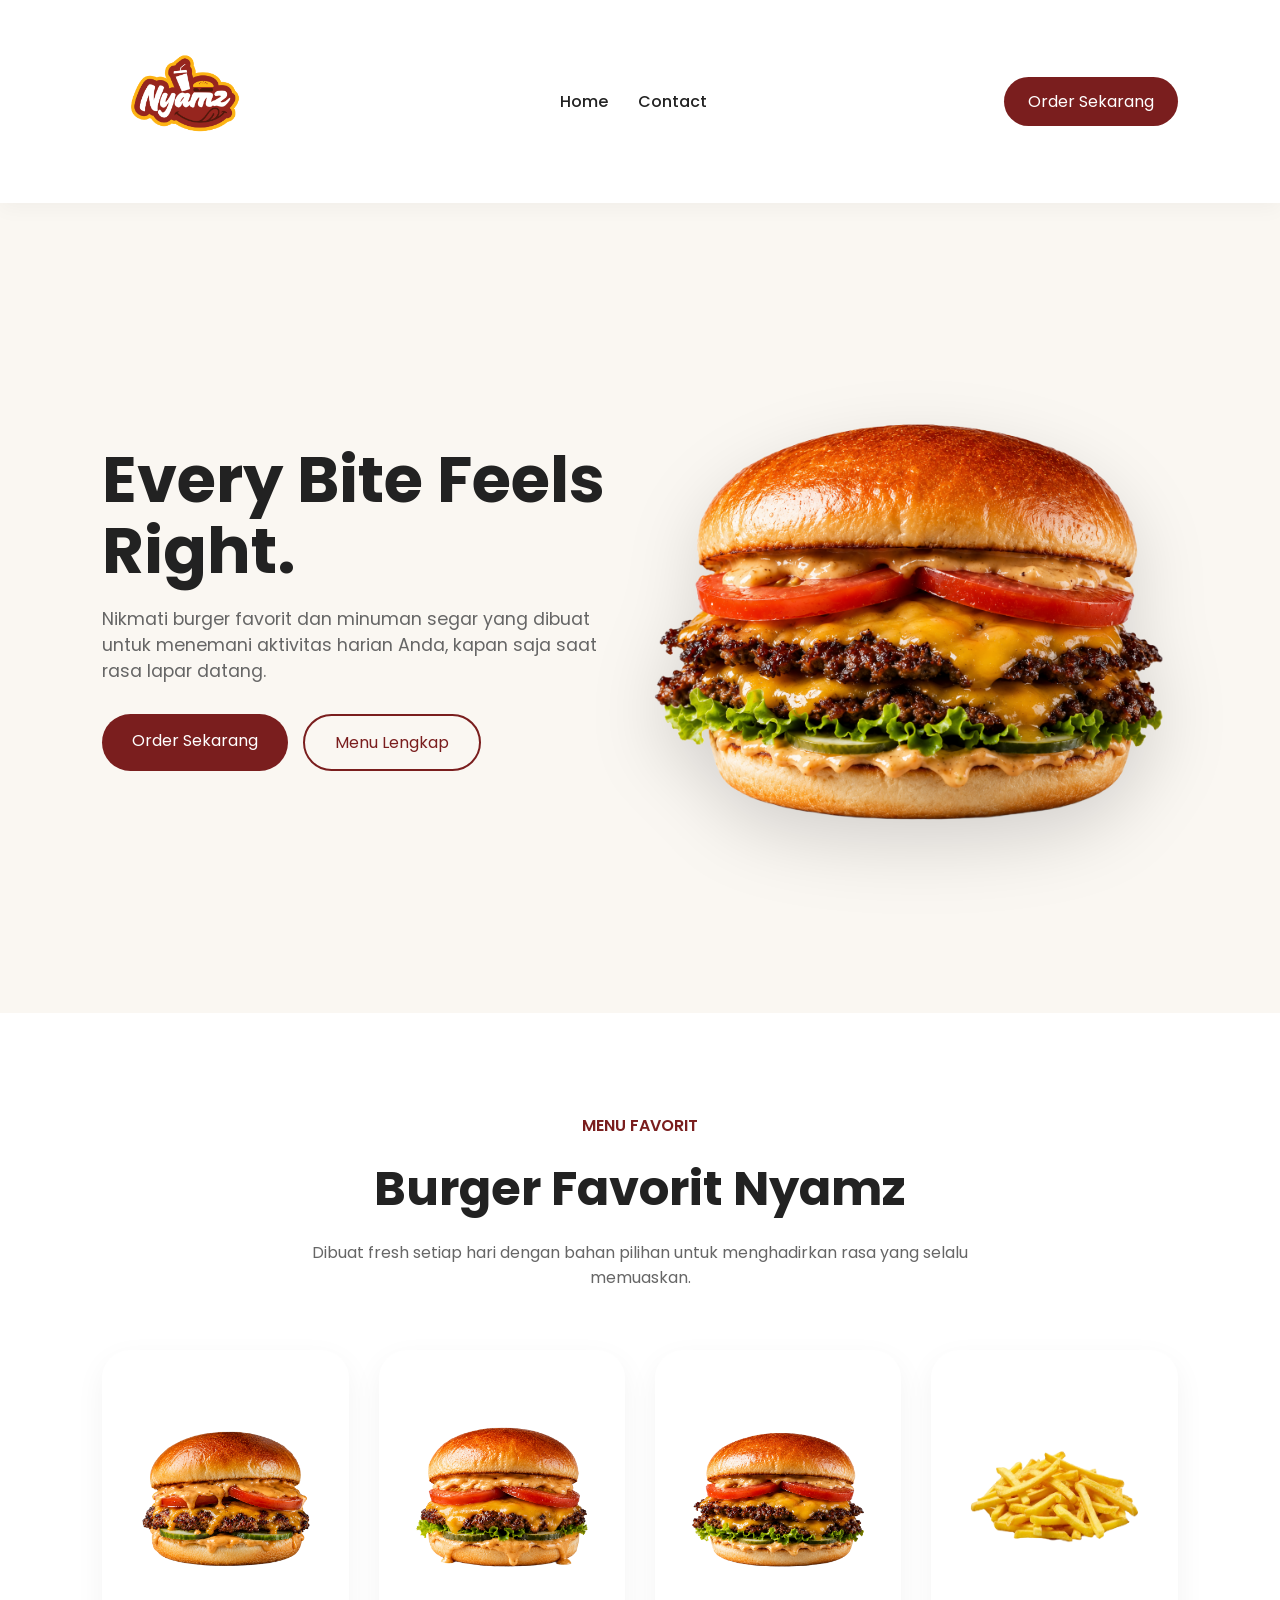
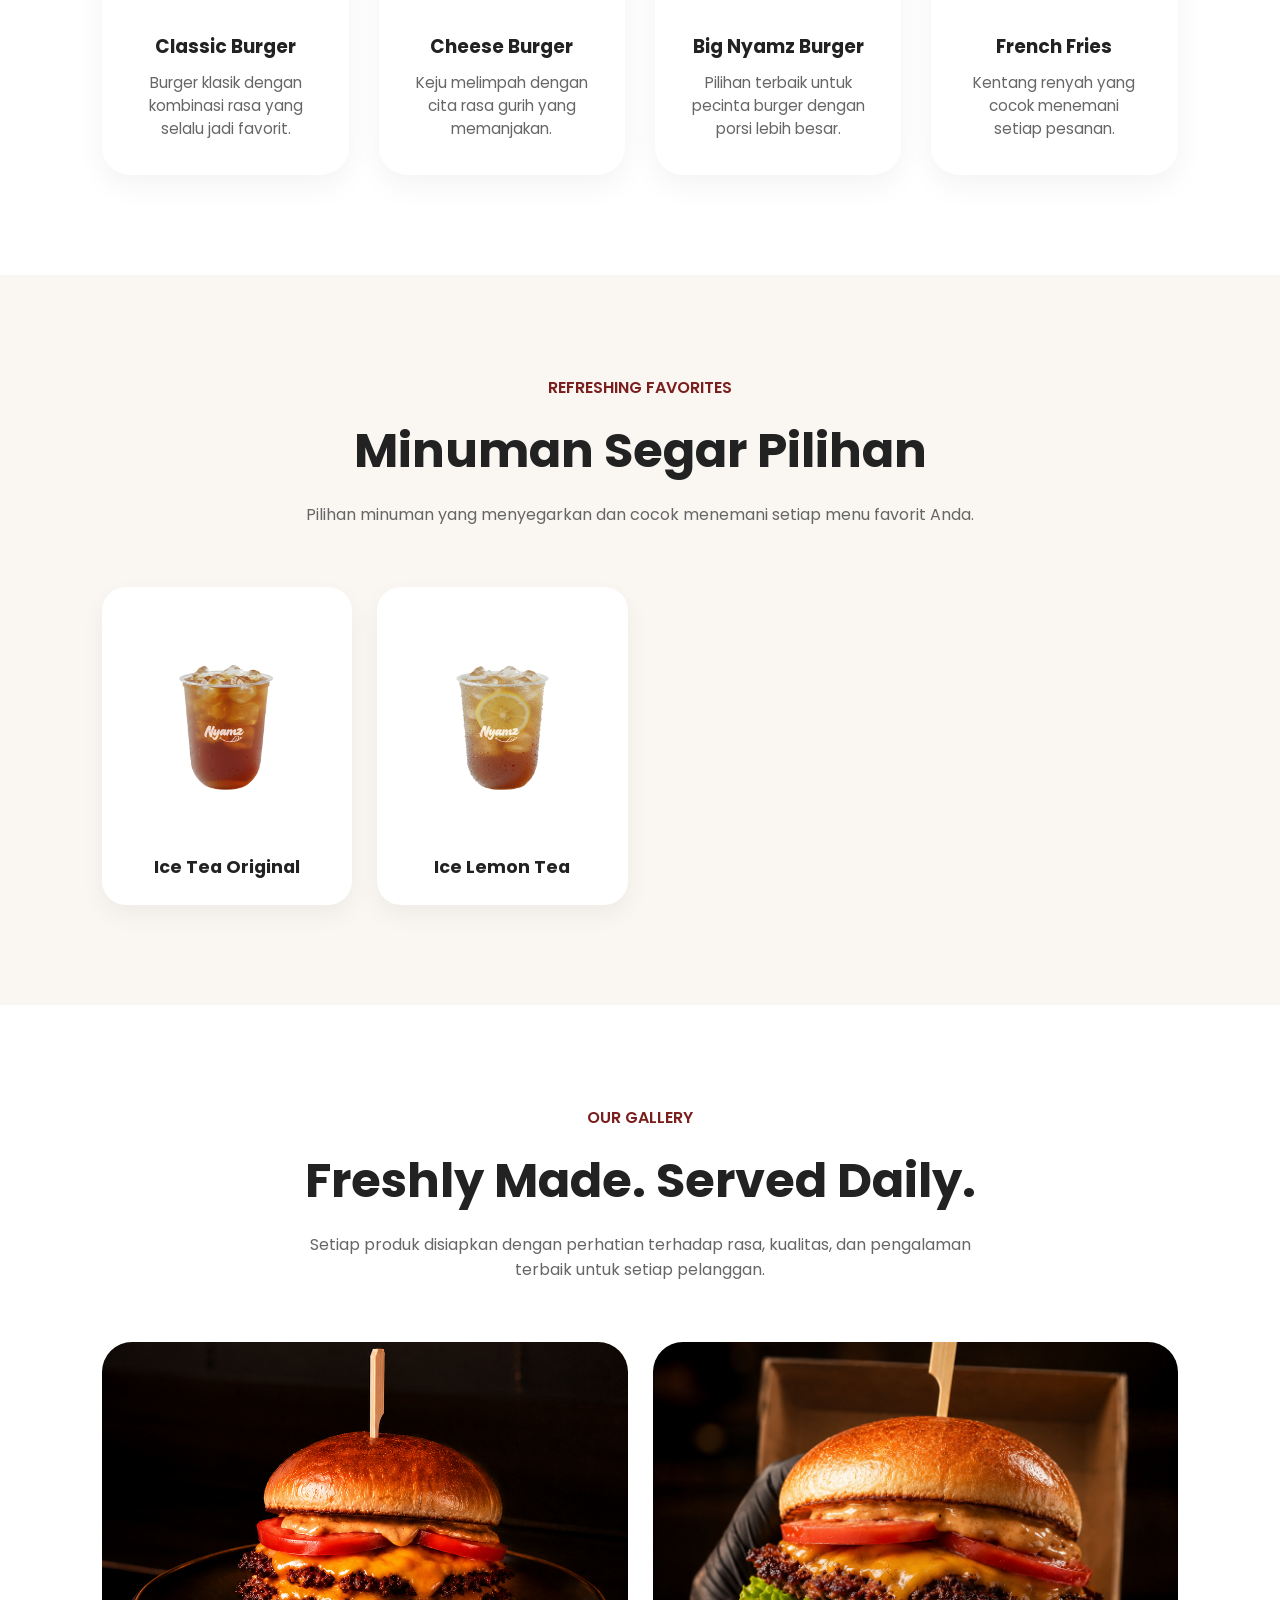
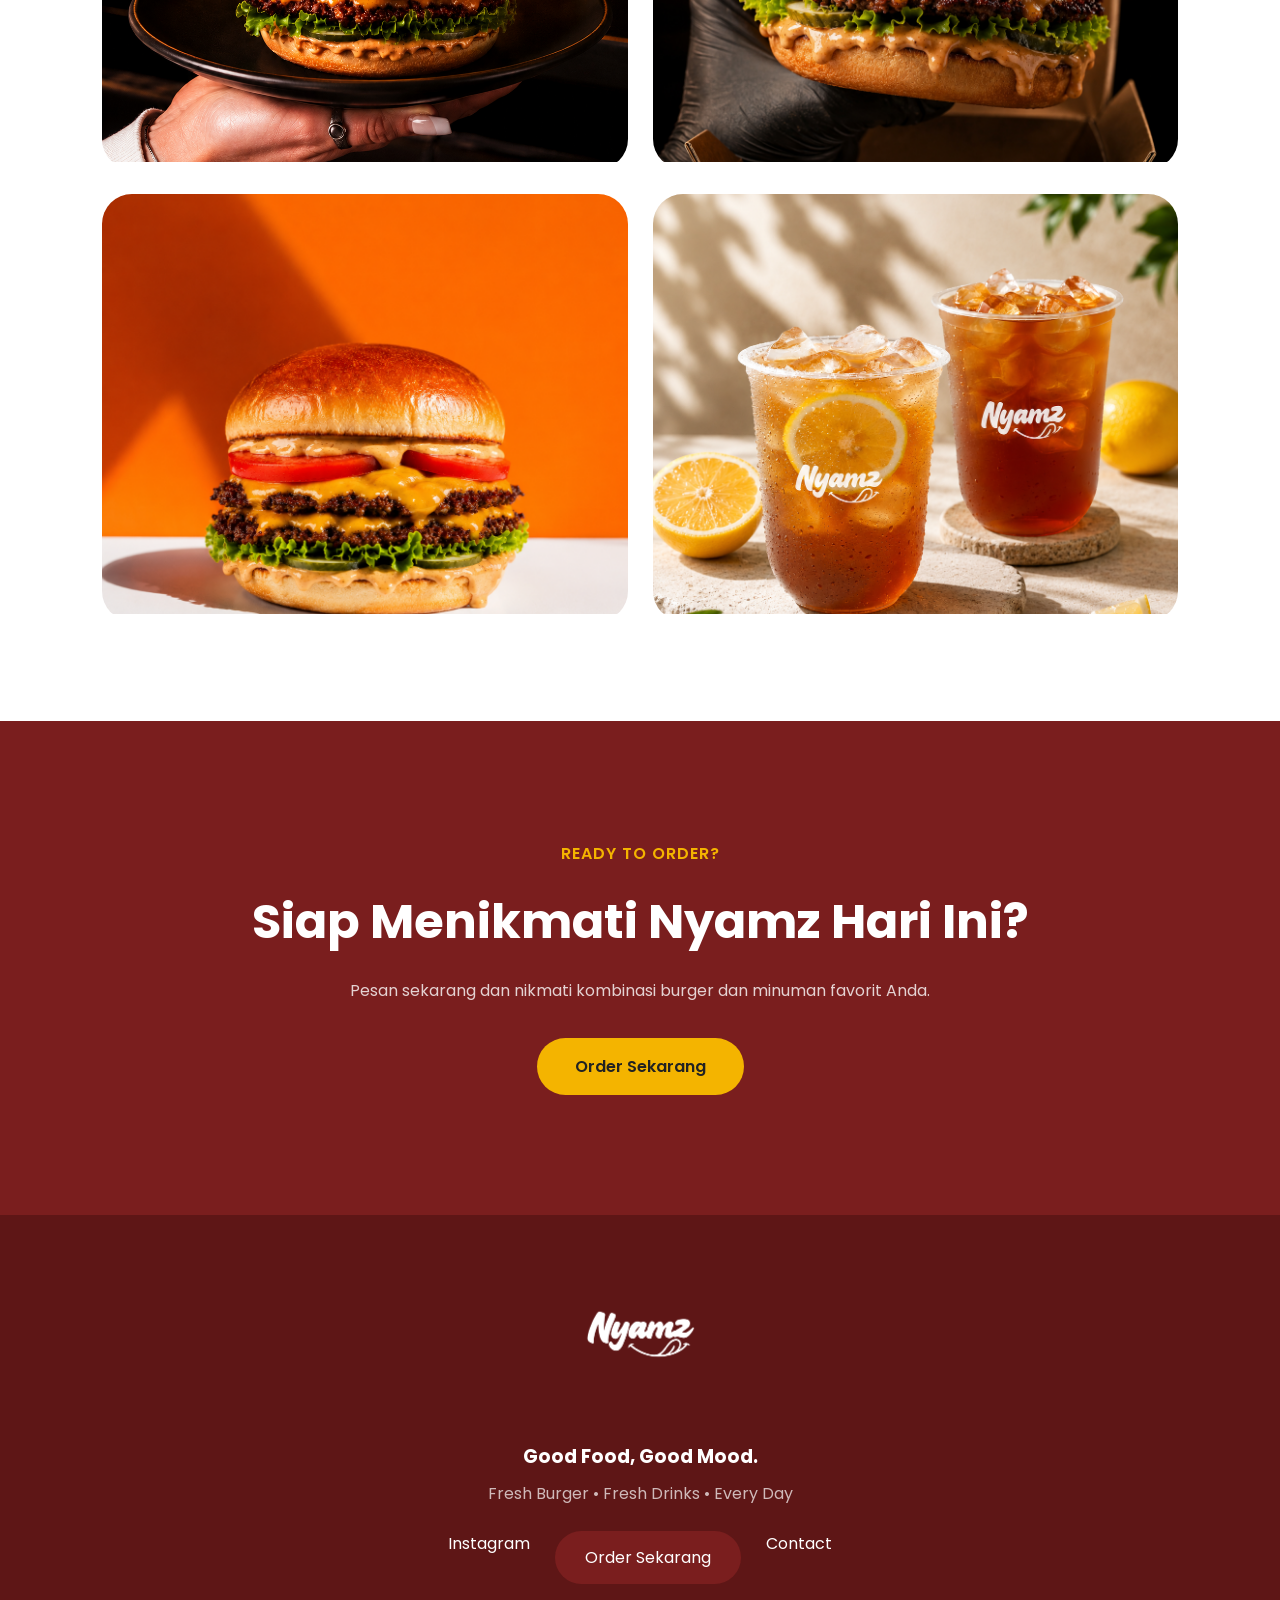
<file: index.html>
<!DOCTYPE html>
<html lang="id">

<head>

    <link rel="icon"
      href="ASSET/LOGO/logo_nyamz.png">
    <meta charset="UTF-8">
    <meta name="viewport" content="width=device-width, initial-scale=1.0">

    <title>Nyamz | Every Bite Feels Right</title>

    <link rel="stylesheet" href="CSS/style.css">

    <link href="https://fonts.googleapis.com/css2?family=Poppins:wght@300;400;500;600;700&display=swap"
        rel="stylesheet">
</head>

<body>

    <!-- HEADER -->

    <header class="header">

        <div class="logo">
            <img src="ASSET/LOGO/logo_nyamz.png" alt="Nyamz Logo">
        </div>

        <nav class="navbar">
            <a href="index.html">Home</a>
            <a href="contact.html">Contact</a>
        </nav>

        <a href="https://wa.me/6285955325128" target="_blank" class="btn-order">
            Order Sekarang
        </a>

    </header>


    <!-- HERO SECTION -->

    <section class="hero">

        <div class="hero-text">

            <h1>Every Bite Feels Right.</h1>

            <p>
                Nikmati burger favorit dan minuman segar yang dibuat
                untuk menemani aktivitas harian Anda,
                kapan saja saat rasa lapar datang.
            </p>

            <div class="hero-button">

                <a href="https://wa.me/6285955325128" target="_blank" class="btn-primary">
                    Order Sekarang
                </a>

                <a href="PDF/menu.pdf"
   target="_blank"
   class="btn-secondary">
   Menu Lengkap
</a>

            </div>

        </div>

        <div class="hero-image">

            <img src="ASSET/BURGER/big_burger.png" alt="Big Nyamz Burger">

        </div>

    </section>

    <section class="burger-section">

    <div class="section-title">

        <span>MENU FAVORIT</span>

        <h2>Burger Favorit Nyamz</h2>

        <p>
            Dibuat fresh setiap hari dengan bahan pilihan untuk menghadirkan rasa yang selalu memuaskan.
        </p>

    </div>

    <div class="burger-grid">

        <div class="burger-card">

            <img src="ASSET/BURGER/classic_burger.png">

            <h3>Classic Burger</h3>

            <p>
                Burger klasik dengan kombinasi rasa yang selalu jadi favorit.
            </p>

        </div>

        <div class="burger-card">

            <img src="ASSET/BURGER/cheese_burger.png">

            <h3>Cheese Burger</h3>

            <p>
                Keju melimpah dengan cita rasa gurih yang memanjakan.
            </p>

        </div>

        <div class="burger-card">

            <img src="ASSET/BURGER/big_burger.png">

            <h3>Big Nyamz Burger</h3>

            <p>
                Pilihan terbaik untuk pecinta burger dengan porsi lebih besar.
            </p>

        </div>

        <div class="burger-card">

            <img src="ASSET/BURGER/french_fries.png">

            <h3>French Fries</h3>

            <p>
                Kentang renyah yang cocok menemani setiap pesanan.
            </p>

        </div>

    </div>

</section>

<section class="drink-section">

    <div class="section-title">

        <span>REFRESHING FAVORITES</span>

        <h2>Minuman Segar Pilihan</h2>

        <p>
            Pilihan minuman yang menyegarkan dan cocok menemani setiap menu favorit Anda.
        </p>

    </div>

    <div class="drink-grid">

        <div class="drink-card">
            <img src="ASSET/DRINKS/ice_tea_original.png">
            <h3>Ice Tea Original</h3>
        </div>

        <div class="drink-card">
            <img src="ASSET/DRINKS/ice_lemon_tea.png">
            <h3>Ice Lemon Tea</h3>
        </div>

    </div>

</section>

<section class="gallery-section">

    <div class="section-title">

        <span>OUR GALLERY</span>

        <h2>Freshly Made. Served Daily.</h2>

        <p>
            Setiap produk disiapkan dengan perhatian terhadap rasa, kualitas, dan pengalaman terbaik untuk setiap pelanggan.
        </p>

    </div>

    <div class="gallery-grid">

        <div class="gallery-item">
            <img src="ASSET/GALLERY/1.png" alt="">
        </div>

        <div class="gallery-item">
            <img src="ASSET/GALLERY/2.png" alt="">
        </div>

        <div class="gallery-item">
            <img src="ASSET/GALLERY/3.png" alt="">
        </div>

        <div class="gallery-item">
            <img src="ASSET/GALLERY/4.png" alt="">
        </div>

    </div>

</section>

<section class="cta-section">

    <div class="cta-content">

        <span>READY TO ORDER?</span>

        <h2>Siap Menikmati Nyamz Hari Ini?</h2>

        <p>
            Pesan sekarang dan nikmati kombinasi burger dan minuman favorit Anda.
        </p>

        <a href="https://wa.me/6285955325128" target="_blank" class="cta-button">
            Order Sekarang
        </a>

    </div>

</section>

<footer>

    <div class="footer-logo">

        <img src="ASSET/LOGO/logo_nyamz_white.png" alt="">
    </div>

    <h3>Good Food, Good Mood.</h3>

    <p>
        Fresh Burger • Fresh Drinks • Every Day
    </p>

    <div class="footer-links">

        <a href="https://instagram.com/nyamz_bali" target="_blank">Instagram</a>
        <a href="https://wa.me/6285955325128"
   target="_blank"
   class="btn-primary">
   Order Sekarang
</a>
        <a href="contact.html">Contact</a>

    </div>

</footer>

</body>

</html>
</file>
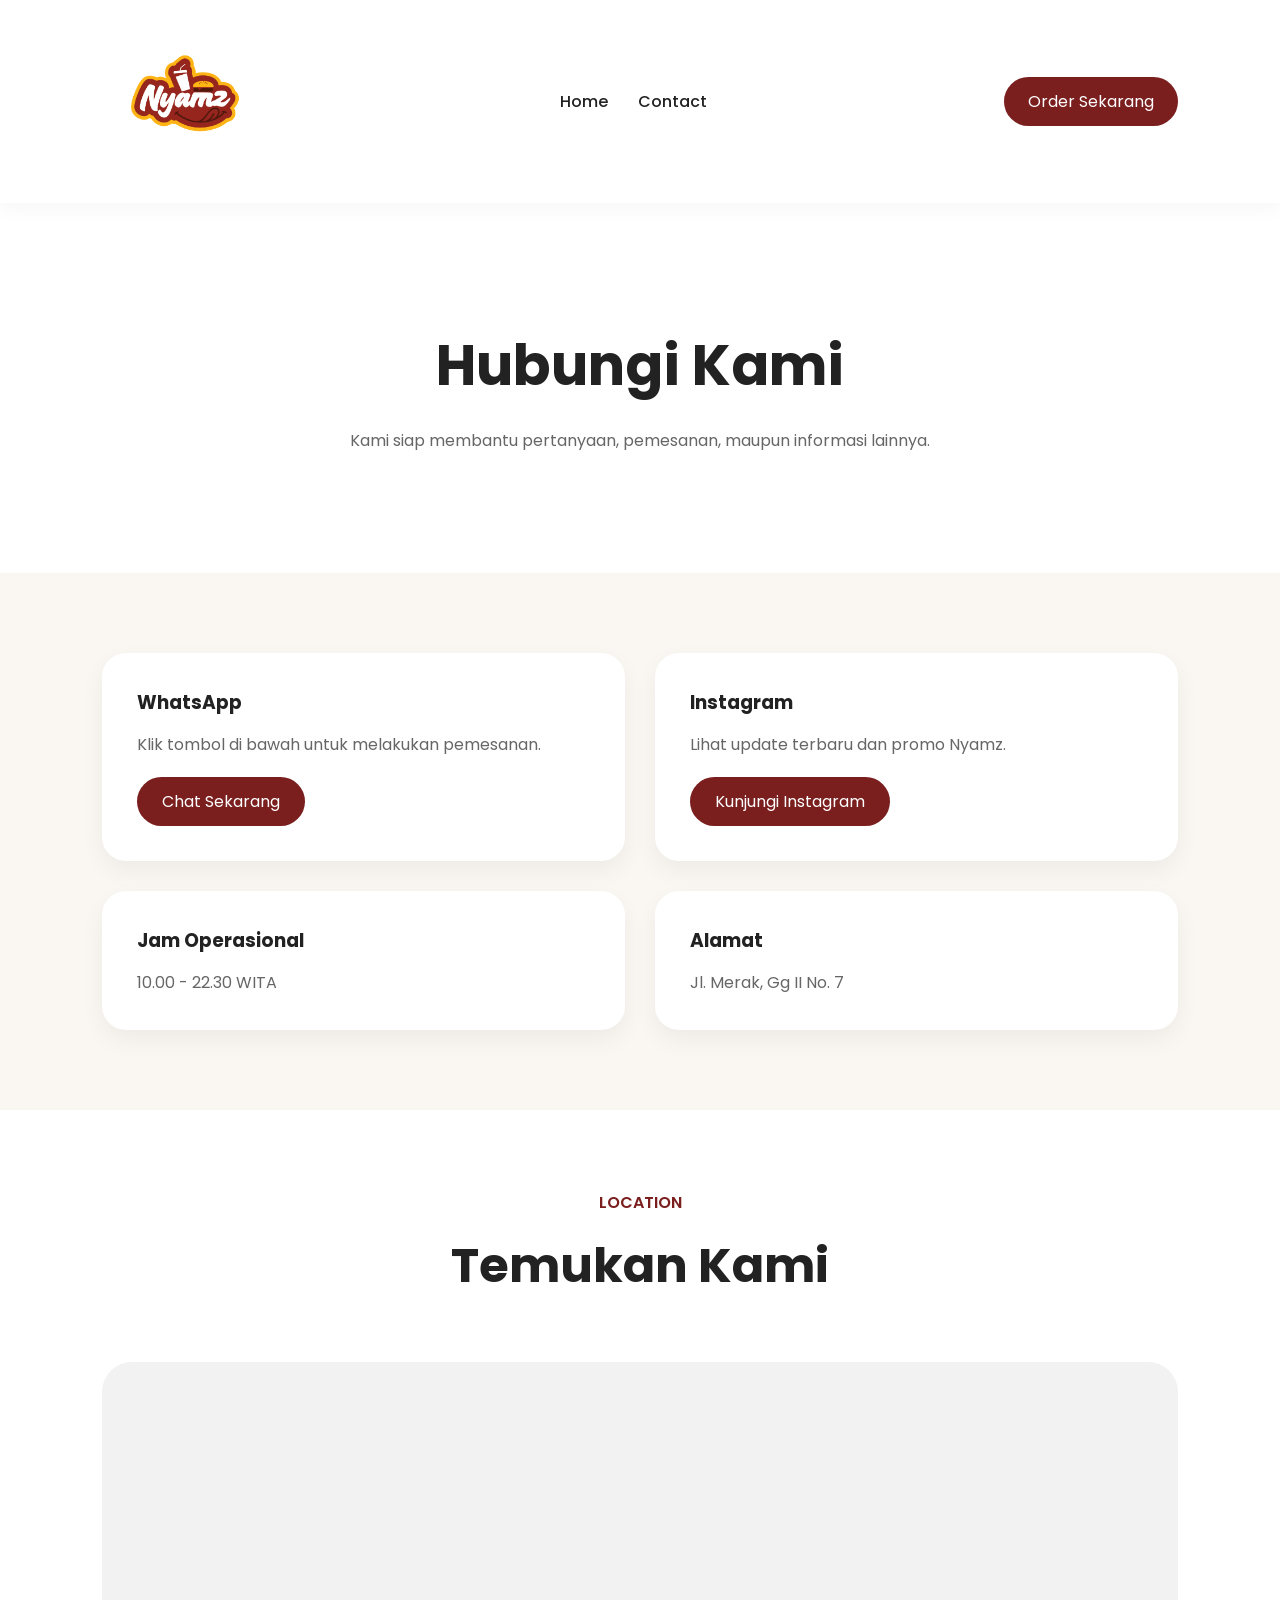
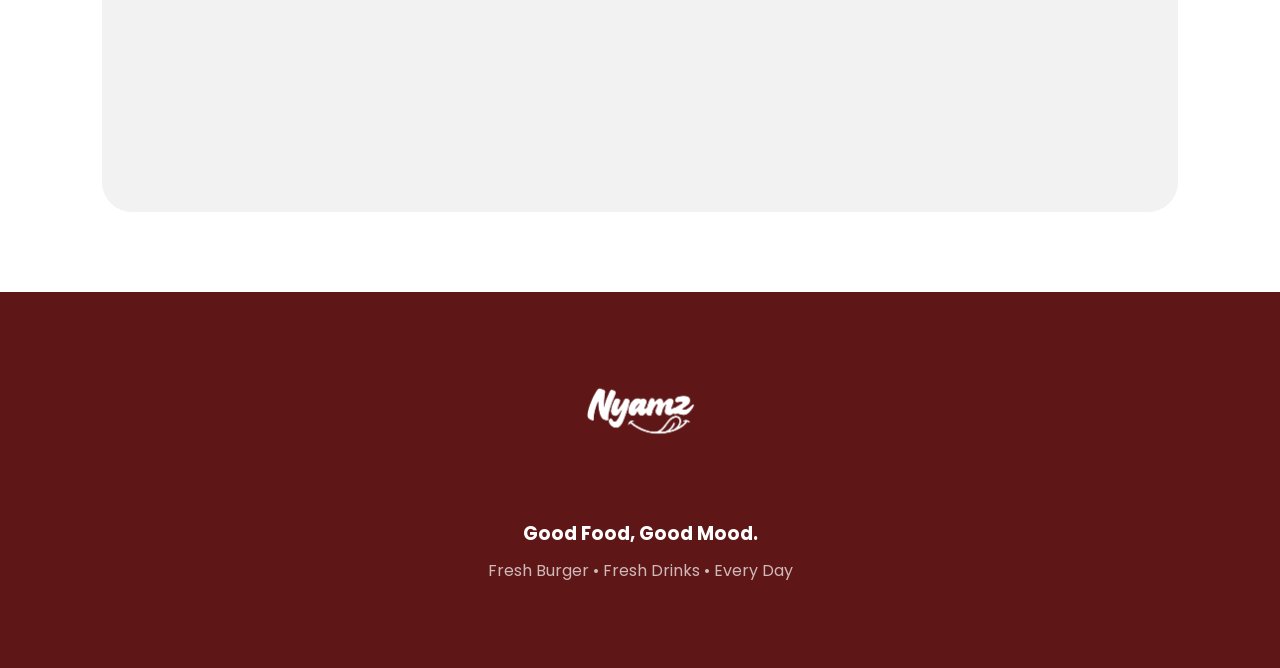
<file: contact.html>
<!DOCTYPE html>
<html lang="id">

<head>

    <meta charset="UTF-8">
    <meta name="viewport" content="width=device-width, initial-scale=1.0">

    <title>Contact | Nyamz</title>

    <link rel="stylesheet" href="CSS/style.css">

    <link href="https://fonts.googleapis.com/css2?family=Poppins:wght@300;400;500;600;700&display=swap"
        rel="stylesheet">

</head>

<body>

    <!-- HEADER -->

    <header class="header">

        <div class="logo">
            <img src="ASSET/LOGO/logo_nyamz.png" alt="">
        </div>

        <nav class="navbar">

            <a href="index.html">Home</a>
            <a href="contact.html">Contact</a>

        </nav>

        <a href="https://wa.me/6285955325128" target="_blank" class="btn-order">
            Order Sekarang
        </a>

    </header>

    <!-- CONTACT HERO -->

    <section class="contact-hero">

        <h1>Hubungi Kami</h1>

        <p>
            Kami siap membantu pertanyaan, pemesanan,
            maupun informasi lainnya.
        </p>

    </section>

    <!-- CONTACT INFO -->

    <section class="contact-section">

        <div class="contact-grid">

            <div class="contact-card">

                <h3>WhatsApp</h3>

                <p>
                    Klik tombol di bawah untuk melakukan pemesanan.
                </p>

                <a href="https://wa.me/6285955325128" target="_blank" class="contact-btn">
                    Chat Sekarang
                </a>

            </div>

            <div class="contact-card">

                <h3>Instagram</h3>

                <p>
                    Lihat update terbaru dan promo Nyamz.
                </p>

                <a href="https://instagram.com/nyamz_bali" target="_blank" class="contact-btn">
                    Kunjungi Instagram
                </a>

            </div>

            <div class="contact-card">

                <h3>Jam Operasional</h3>

                <p>
                    10.00 - 22.30 WITA
                </p>

            </div>

            <div class="contact-card">

                <h3>Alamat</h3>

                <p>
                    Jl. Merak, Gg II No. 7
                </p>

            </div>

        </div>

    </section>

    <!-- GOOGLE MAP -->

    <section class="map-section">

        <div class="section-title">

            <span>LOCATION</span>

            <h2>Temukan Kami</h2>

        </div>

        <div class="map-box">

            <iframe
src="https://www.google.com/maps/embed?pb=!1m18!1m12!1m3!1d3944.425668102458!2d115.1892016772866!3d-8.651003005380634!2m3!1f0!2f0!3f0!3m2!1i1024!2i768!4f13.1!3m3!1m2!1s0x2dd23f00068fb1f7%3A0x1e301c70b12f5882!2sNyamz%20Bali!5e0!3m2!1sid!2sid!4v1782822784503!5m2!1sid!2sid"
width="100%"
height="450"
style="border:0;"
allowfullscreen=""
loading="lazy">
</iframe>

        </div>

    </section>

    <!-- FOOTER -->

    <footer>

        <div class="footer-logo">

            <img src="ASSET/LOGO/logo_nyamz_white.png" alt="">

        </div>

        <h3>Good Food, Good Mood.</h3>

        <p>
            Fresh Burger • Fresh Drinks • Every Day
        </p>

    </footer>

</body>

</html>
</file>
<file: CSS/style.css>
/* ====================================
   RESET
==================================== */

*{
    margin:0;
    padding:0;
    box-sizing:border-box;
}

html{
    scroll-behavior:smooth;
}

body{
    font-family:'Poppins',sans-serif;
    background:#FAF7F2;
    color:#222;
}

/* ====================================
   HEADER
==================================== */

.header{
    display:flex;
    justify-content:space-between;
    align-items:center;

    padding:18px 8%;

    background:white;

    position:sticky;
    top:0;
    z-index:999;

    box-shadow:
    0 5px 20px rgba(0,0,0,.04);
}

.logo img{
    width:160px;
}

.navbar{
    display:flex;
    gap:30px;
}

.navbar a{
    text-decoration:none;
    color:#222;
    font-weight:500;

    transition:.3s ease;
}

.navbar a:hover{
    color:#7A1E1E;
}

.btn-order{
    background:#7A1E1E;
    color:white;
    text-decoration:none;

    padding:12px 24px;

    border-radius:50px;

    transition:.3s ease;
}

.btn-order:hover{
    transform:translateY(-3px);
}

/* ====================================
   HERO
==================================== */

.hero{
    min-height:90vh;

    display:flex;
    align-items:center;
    justify-content:space-between;

    padding:0 8%;
}

.hero-text{
    width:50%;
}

.hero-text h1{
    font-size:4rem;
    line-height:1.1;

    margin-bottom:20px;
}

.hero-text p{
    font-size:1.1rem;
    color:#666;

    margin-bottom:30px;
}

.hero-button{
    display:flex;
    gap:15px;
}

.btn-primary{
    background:#7A1E1E;
    color:white;

    text-decoration:none;

    padding:14px 30px;

    border-radius:50px;

    transition:.3s ease;
}

.btn-primary:hover{
    transform:translateY(-3px);
}

.btn-secondary{
    border:2px solid #7A1E1E;

    color:#7A1E1E;

    text-decoration:none;

    padding:14px 30px;

    border-radius:50px;

    transition:.3s ease;
}

.btn-secondary:hover{
    background:#7A1E1E;
    color:white;
}

.hero-image{
    width:50%;

    display:flex;
    justify-content:center;
}

.hero-image img{
    width:100%;
    max-width:520px;

    filter:
    drop-shadow(0 25px 35px rgba(0,0,0,.15));
}

/* ====================================
   SECTION TITLE
==================================== */

.section-title{
    text-align:center;

    margin-bottom:60px;
}

.section-title span{
    color:#7A1E1E;

    font-weight:600;
}

.section-title h2{
    font-size:3rem;

    margin:15px 0;
}

.section-title p{
    color:#666;

    max-width:700px;

    margin:auto;
}

/* ====================================
   BURGER SECTION
==================================== */

.burger-section{
    padding:100px 8%;

    background:white;
}

.burger-grid{
    display:grid;
    grid-template-columns:repeat(4,1fr);

    gap:30px;
}

.burger-card{
    background:white;

    border-radius:28px;

    padding:35px;

    text-align:center;

    box-shadow:
    0 10px 30px rgba(0,0,0,.05);

    transition:.35s ease;
}

.burger-card:hover{
    transform:translateY(-12px);

    box-shadow:
    0 20px 40px rgba(0,0,0,.10);
}

.burger-card img{
    width:100%;

    height:220px;

    object-fit:contain;

    transition:.35s ease;
}

.burger-card:hover img{
    transform:scale(1.05);
}

.burger-card h3{
    margin-top:20px;
    margin-bottom:10px;
}

.burger-card p{
    color:#666;

    font-size:.95rem;
}

/* ====================================
   DRINK SECTION
==================================== */

.drink-section{
    padding:100px 8%;

    background:#FAF7F2;
}

.drink-grid{
    display:grid;
    grid-template-columns:repeat(4,1fr);

    gap:25px;
}

.drink-card{
    background:white;

    border-radius:24px;

    padding:25px;

    text-align:center;

    box-shadow:
    0 10px 25px rgba(0,0,0,.05);

    transition:.35s ease;
}

.drink-card:hover{
    transform:translateY(-10px);
}

.drink-card img{
    width:100%;

    height:220px;

    object-fit:contain;

    transition:.35s ease;
}

.drink-card:hover img{
    transform:scale(1.05);
}

.drink-card h3{
    margin-top:15px;

    font-size:1.1rem;
}

/* ====================================
   GALLERY
==================================== */

.gallery-section{
    padding:100px 8%;

    background:white;
}

.gallery-grid{
    display:grid;
    grid-template-columns:repeat(2,1fr);

    gap:25px;
}

.gallery-item{
    overflow:hidden;

    border-radius:30px;

    cursor:pointer;
}

.gallery-item img{
    width:100%;

    height:420px;

    object-fit:cover;

    transition:.4s ease;
}

.gallery-item:hover img{
    transform:scale(1.05);
}

/* ====================================
   CTA
==================================== */

.cta-section{
    padding:120px 8%;

    background:#7A1E1E;

    text-align:center;
}

.cta-content span{
    color:#F4B400;

    font-weight:600;

    letter-spacing:1px;
}

.cta-content h2{
    color:white;

    font-size:3rem;

    margin:20px 0;
}

.cta-content p{
    color:rgba(255,255,255,.8);

    max-width:650px;

    margin:auto;

    margin-bottom:35px;
}

.cta-button{
    display:inline-block;

    background:#F4B400;

    color:#222;

    text-decoration:none;

    padding:16px 38px;

    border-radius:50px;

    font-weight:600;

    transition:.3s;
}

.cta-button:hover{
    transform:translateY(-4px);
}

/* ====================================
   FOOTER
==================================== */

footer{
    background:#5E1616;

    text-align:center;

    padding:60px 8%;
}

.footer-logo img{
    width:140px;

    margin-bottom:20px;
}

footer h3{
    color:white;

    margin-bottom:10px;
}

footer p{
    color:rgba(255,255,255,.7);

    margin-bottom:25px;
}

.footer-links{
    display:flex;
    justify-content:center;

    gap:25px;
}

.footer-links a{
    color:white;

    text-decoration:none;

    transition:.3s ease;
}

.footer-links a:hover{
    color:#F4B400;
}

/* ====================================
   RESPONSIVE
==================================== */

@media(max-width:992px){

    .burger-grid{
        grid-template-columns:repeat(2,1fr);
    }

    .drink-grid{
        grid-template-columns:repeat(2,1fr);
    }

}

@media(max-width:768px){

    .header{
        flex-direction:column;
        gap:15px;
    }

    .hero{
        flex-direction:column;
        text-align:center;

        padding:60px 8%;
    }

    .hero-text{
        width:100%;
    }

    .hero-image{
        width:100%;
        margin-top:40px;
    }

    .hero-text h1{
        font-size:2.8rem;
    }

    .hero-button{
        justify-content:center;
        flex-wrap:wrap;
    }

    .burger-grid,
    .drink-grid,
    .gallery-grid{
        grid-template-columns:1fr;
    }

    .section-title h2{
        font-size:2rem;
    }

    .cta-content h2{
        font-size:2rem;
    }

    .gallery-item img{
        height:300px;
    }

}

@media(max-width:480px){

    .logo img{
        width:130px;
    }

    .hero-text h1{
        font-size:2.2rem;
    }

    .hero-text p{
        font-size:1rem;
    }

    .btn-primary,
    .btn-secondary,
    .btn-order,
    .cta-button{
        width:100%;
        text-align:center;
    }

}

/* ====================================
   CONTACT PAGE
==================================== */

.contact-hero{

    padding:120px 8%;

    text-align:center;

    background:white;
}

.contact-hero h1{

    font-size:3.5rem;

    margin-bottom:20px;
}

.contact-hero p{

    max-width:700px;

    margin:auto;

    color:#666;
}

.contact-section{

    padding:80px 8%;
}

.contact-grid{

    display:grid;

    grid-template-columns:repeat(2,1fr);

    gap:30px;
}

.contact-card{

    background:white;

    border-radius:24px;

    padding:35px;

    box-shadow:
    0 10px 25px rgba(0,0,0,.05);
}

.contact-card h3{

    margin-bottom:15px;
}

.contact-card p{

    color:#666;
}

.contact-btn{

    display:inline-block;

    margin-top:20px;

    background:#7A1E1E;

    color:white;

    text-decoration:none;

    padding:12px 25px;

    border-radius:50px;
}

.map-section{

    padding:80px 8%;

    background:white;
}

.map-box{

    height:450px;

    background:#F2F2F2;

    border-radius:30px;

    display:flex;

    justify-content:center;

    align-items:center;

    color:#999;
}
</file>
